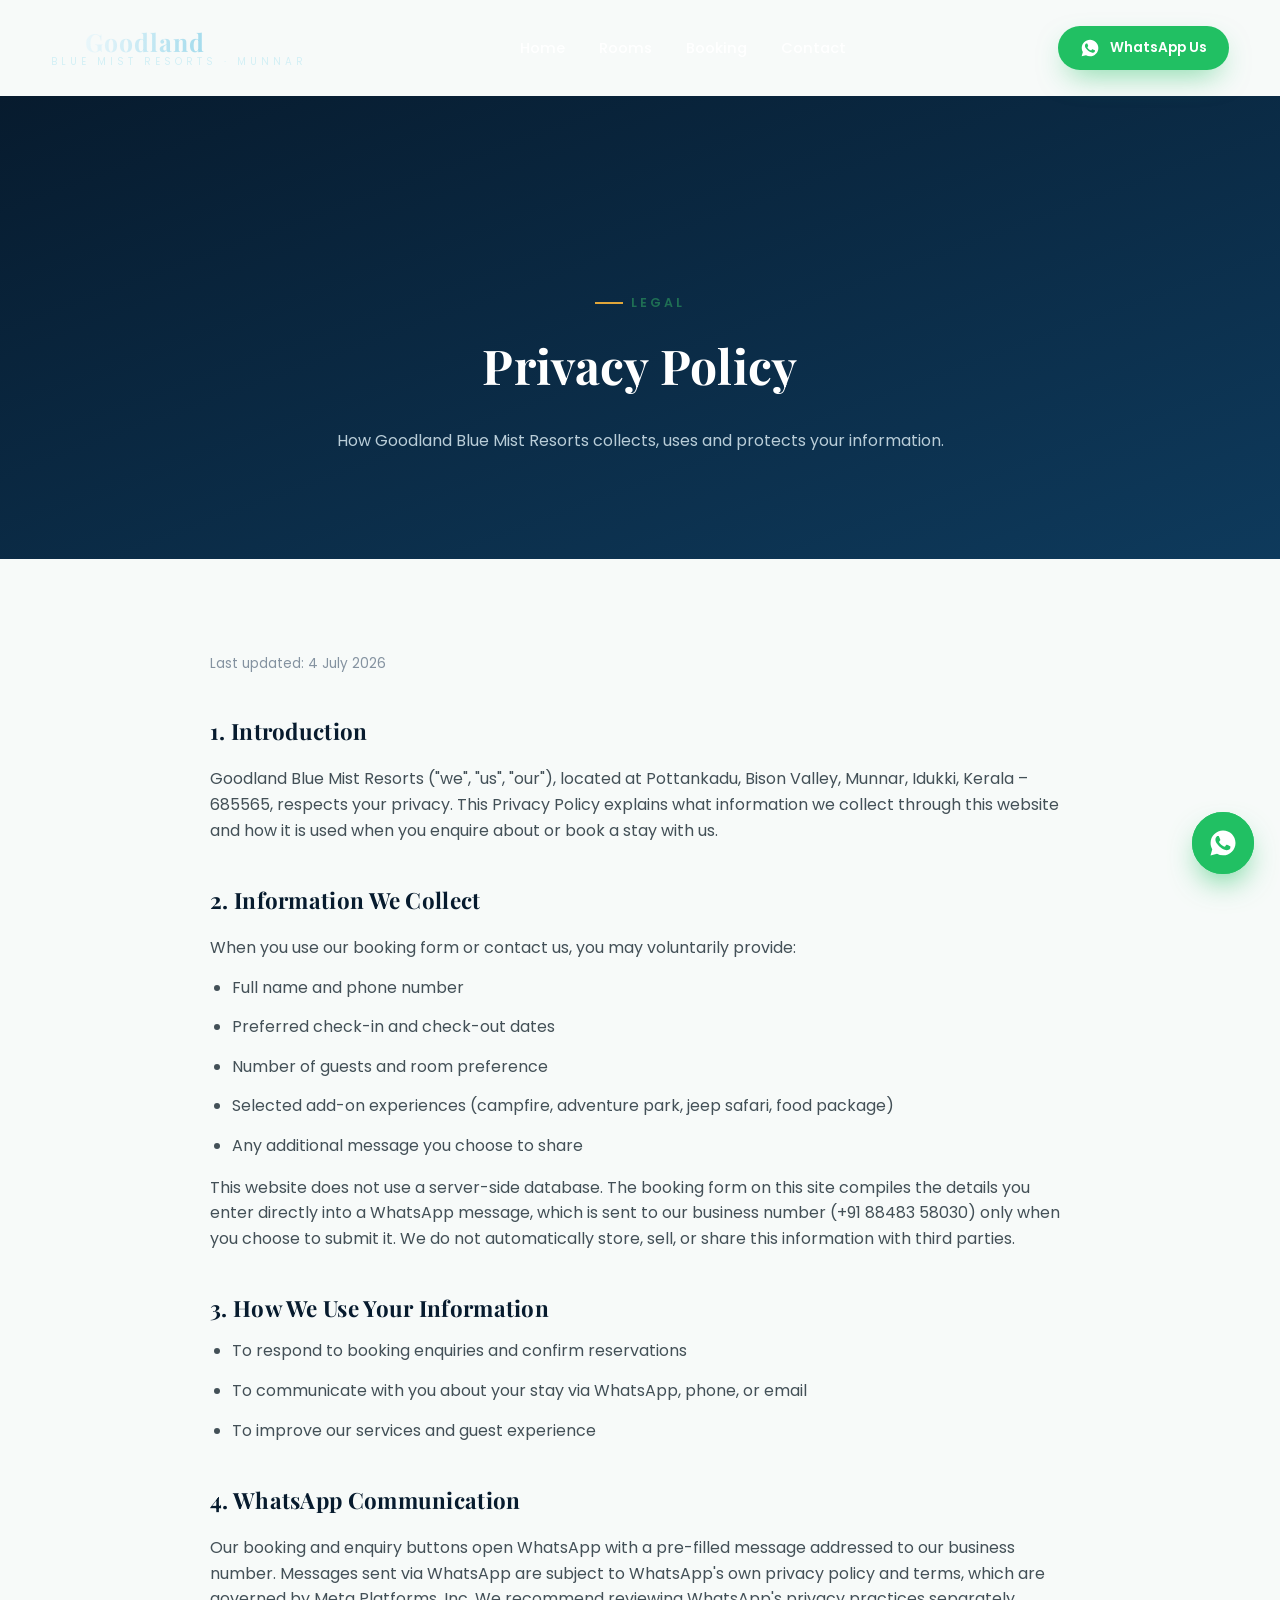
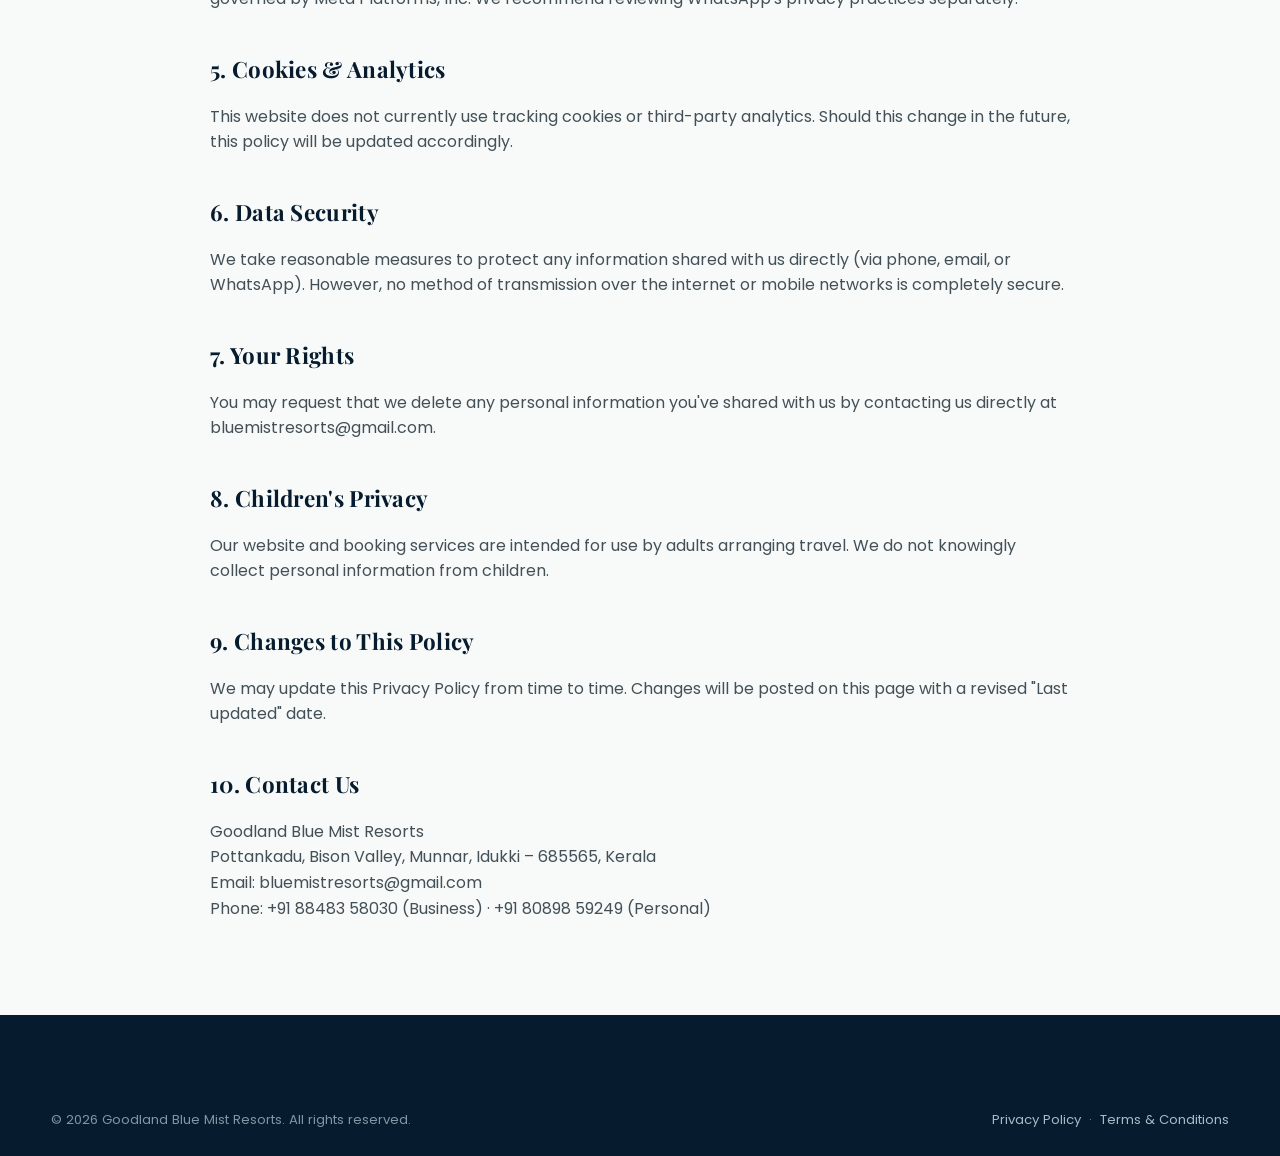
<file: privacy-policy.html>
<!doctype html>
<html lang="en">
<head>
<meta charset="UTF-8">
<meta name="viewport" content="width=device-width, initial-scale=1.0, viewport-fit=cover">
<title>Privacy Policy | Goodland Blue Mist Resorts</title>
<meta name="description" content="Privacy Policy for Goodland Blue Mist Resorts, Munnar.">
<meta name="theme-color" content="#071b2e">
<meta name="mobile-web-app-capable" content="yes">
<meta name="apple-mobile-web-app-capable" content="yes">
<meta name="apple-mobile-web-app-status-bar-style" content="black-translucent">
<link rel="manifest" href="manifest.json">
<link rel="apple-touch-icon" href="assets/icon.svg">
<link rel="icon" href="data:image/svg+xml,<svg xmlns=%22http://www.w3.org/2000/svg%22 viewBox=%220 0 100 100%22><text y=%22.9em%22 font-size=%2290%22>⛰️</text></svg>">
<link rel="preconnect" href="https://fonts.googleapis.com">
<link rel="preconnect" href="https://fonts.gstatic.com" crossorigin>
<link href="https://fonts.googleapis.com/css2?family=Playfair+Display:wght@600;700;800&family=Poppins:wght@300;400;500;600;700&display=swap" rel="stylesheet">
<link rel="stylesheet" href="assets/css/style.css">
</head>
<body>

<header class="scrolled" style="position:relative;">
  <div class="container nav-wrap">
    <a href="index.html" class="logo-text">
      <span class="logo-main">
        <svg class="cloud-icon" viewBox="0 0 24 24" fill="none" stroke="currentColor" stroke-width="1.6"><path d="M6.5 19a4.5 4.5 0 0 1-.5-8.98A5.5 5.5 0 0 1 16.9 8.02 4.5 4.5 0 0 1 17.5 17H6.5z"/></svg>
        Goodland
      </span>
      <span class="logo-sub">Blue Mist Resorts · Munnar</span>
    </a>
    <nav class="primary-nav">
      <ul>
        <li><a href="index.html#home">Home</a></li>
        <li><a href="index.html#rooms">Rooms</a></li>
        <li><a href="index.html#booking">Booking</a></li>
        <li><a href="index.html#contact">Contact</a></li>
      </ul>
    </nav>
    <div class="nav-actions">
      <a href="#" class="btn btn-whatsapp" data-wa-cta="Hi Goodland Blue Mist Resorts, I'd like to book a stay.">
        <svg viewBox="0 0 24 24" fill="currentColor"><path d="M12.04 2c-5.5 0-9.96 4.46-9.96 9.96 0 1.76.46 3.45 1.32 4.95L2 22l5.2-1.36a9.9 9.9 0 0 0 4.84 1.24h.01c5.5 0 9.96-4.46 9.96-9.96S17.54 2 12.04 2zm5.83 14.24c-.25.7-1.24 1.28-2.02 1.45-.54.11-1.24.2-3.6-.77-3.02-1.25-4.96-4.3-5.11-4.5-.15-.2-1.22-1.62-1.22-3.1s.77-2.2 1.05-2.5c.25-.28.55-.35.74-.35h.53c.17 0 .4-.06.62.48.25.6.85 2.08.92 2.23.07.15.12.33.02.53-.1.2-.15.32-.3.5-.15.17-.3.38-.44.5-.15.15-.3.3-.13.6.17.3.77 1.28 1.66 2.08 1.14 1.02 2.1 1.34 2.4 1.5.3.15.47.13.65-.08.17-.2.75-.87.95-1.17.2-.3.4-.25.66-.15.28.1 1.77.83 2.07.98.3.15.5.22.57.35.08.13.08.72-.17 1.42z"/></svg>
        WhatsApp Us
      </a>
    </div>
    <button class="burger" aria-label="Toggle menu"><span></span><span></span><span></span></button>
  </div>
</header>

<nav class="mobile-nav">
  <a href="index.html#home">Home</a>
  <a href="index.html#rooms">Rooms</a>
  <a href="index.html#booking">Booking</a>
  <a href="index.html#contact">Contact</a>
  <a href="#" class="btn btn-whatsapp" data-wa-cta="Hi Goodland Blue Mist Resorts, I'd like to book a stay.">WhatsApp Us</a>
</nav>

<section class="page-hero">
  <div class="container">
    <div class="eyebrow" style="justify-content:center;">Legal</div>
    <h1>Privacy Policy</h1>
    <p>How Goodland Blue Mist Resorts collects, uses and protects your information.</p>
  </div>
</section>

<section class="legal-content">
  <div class="container">
    <p class="updated">Last updated: 4 July 2026</p>

    <h2>1. Introduction</h2>
    <p>Goodland Blue Mist Resorts ("we", "us", "our"), located at Pottankadu, Bison Valley, Munnar, Idukki, Kerala – 685565, respects your privacy. This Privacy Policy explains what information we collect through this website and how it is used when you enquire about or book a stay with us.</p>

    <h2>2. Information We Collect</h2>
    <p>When you use our booking form or contact us, you may voluntarily provide:</p>
    <ul>
      <li>Full name and phone number</li>
      <li>Preferred check-in and check-out dates</li>
      <li>Number of guests and room preference</li>
      <li>Selected add-on experiences (campfire, adventure park, jeep safari, food package)</li>
      <li>Any additional message you choose to share</li>
    </ul>
    <p>This website does not use a server-side database. The booking form on this site compiles the details you enter directly into a WhatsApp message, which is sent to our business number (+91 88483 58030) only when you choose to submit it. We do not automatically store, sell, or share this information with third parties.</p>

    <h2>3. How We Use Your Information</h2>
    <ul>
      <li>To respond to booking enquiries and confirm reservations</li>
      <li>To communicate with you about your stay via WhatsApp, phone, or email</li>
      <li>To improve our services and guest experience</li>
    </ul>

    <h2>4. WhatsApp Communication</h2>
    <p>Our booking and enquiry buttons open WhatsApp with a pre-filled message addressed to our business number. Messages sent via WhatsApp are subject to WhatsApp's own privacy policy and terms, which are governed by Meta Platforms, Inc. We recommend reviewing WhatsApp's privacy practices separately.</p>

    <h2>5. Cookies & Analytics</h2>
    <p>This website does not currently use tracking cookies or third-party analytics. Should this change in the future, this policy will be updated accordingly.</p>

    <h2>6. Data Security</h2>
    <p>We take reasonable measures to protect any information shared with us directly (via phone, email, or WhatsApp). However, no method of transmission over the internet or mobile networks is completely secure.</p>

    <h2>7. Your Rights</h2>
    <p>You may request that we delete any personal information you've shared with us by contacting us directly at <a href="mailto:bluemistresorts@gmail.com">bluemistresorts@gmail.com</a>.</p>

    <h2>8. Children's Privacy</h2>
    <p>Our website and booking services are intended for use by adults arranging travel. We do not knowingly collect personal information from children.</p>

    <h2>9. Changes to This Policy</h2>
    <p>We may update this Privacy Policy from time to time. Changes will be posted on this page with a revised "Last updated" date.</p>

    <h2>10. Contact Us</h2>
    <p>
      Goodland Blue Mist Resorts<br>
      Pottankadu, Bison Valley, Munnar, Idukki – 685565, Kerala<br>
      Email: <a href="mailto:bluemistresorts@gmail.com">bluemistresorts@gmail.com</a><br>
      Phone: <a href="tel:+918848358030">+91 88483 58030</a> (Business) · <a href="tel:+918089859249">+91 80898 59249</a> (Personal)
    </p>
  </div>
</section>

<footer>
  <div class="container">
    <div class="footer-bottom">
      <span>&copy; <span id="year"></span> Goodland Blue Mist Resorts. All rights reserved.</span>
      <span><a href="privacy-policy.html">Privacy Policy</a> &nbsp;·&nbsp; <a href="terms.html">Terms &amp; Conditions</a></span>
    </div>
  </div>
</footer>

<nav class="app-tabbar">
  <ul>
    <li><a href="index.html#home" class="tab-link"><svg viewBox="0 0 24 24" fill="none" stroke="currentColor" stroke-linecap="round" stroke-linejoin="round"><path d="M3 11.5 12 4l9 7.5"/><path d="M5 10v9a1 1 0 0 0 1 1h4v-6h4v6h4a1 1 0 0 0 1-1v-9"/></svg>Home</a></li>
    <li><a href="index.html#rooms" class="tab-link"><svg viewBox="0 0 24 24" fill="none" stroke="currentColor" stroke-linecap="round" stroke-linejoin="round"><path d="M3 18v-6a2 2 0 0 1 2-2h14a2 2 0 0 1 2 2v6M3 18h18M5 10V7a2 2 0 0 1 2-2h3a2 2 0 0 1 2 2v3"/></svg>Rooms</a></li>
    <li><a href="index.html#booking" class="tab-link tab-main"><span class="tab-fab"><svg viewBox="0 0 24 24" fill="none" stroke="currentColor" stroke-linecap="round" stroke-linejoin="round"><rect x="3" y="5" width="18" height="16" rx="2"/><path d="M16 3v4M8 3v4M3 10h18"/></svg></span>Book</a></li>
    <li><a href="#" class="tab-link" data-wa-cta="Hi Goodland Blue Mist Resorts, I'd like to book a stay."><svg viewBox="0 0 24 24" fill="currentColor" stroke="none"><path d="M12.04 2c-5.5 0-9.96 4.46-9.96 9.96 0 1.76.46 3.45 1.32 4.95L2 22l5.2-1.36a9.9 9.9 0 0 0 4.84 1.24h.01c5.5 0 9.96-4.46 9.96-9.96S17.54 2 12.04 2zm5.83 14.24c-.25.7-1.24 1.28-2.02 1.45-.54.11-1.24.2-3.6-.77-3.02-1.25-4.96-4.3-5.11-4.5-.15-.2-1.22-1.62-1.22-3.1s.77-2.2 1.05-2.5c.25-.28.55-.35.74-.35h.53c.17 0 .4-.06.62.48.25.6.85 2.08.92 2.23.07.15.12.33.02.53-.1.2-.15.32-.3.5-.15.17-.3.38-.44.5-.15.15-.3.3-.13.6.17.3.77 1.28 1.66 2.08 1.14 1.02 2.1 1.34 2.4 1.5.3.15.47.13.65-.08.17-.2.75-.87.95-1.17.2-.3.4-.25.66-.15.28.1 1.77.83 2.07.98.3.15.5.22.57.35.08.13.08.72-.17 1.42z"/></svg>WhatsApp</a></li>
    <li><a href="#" class="tab-link tab-menu-btn"><svg viewBox="0 0 24 24" fill="none" stroke="currentColor" stroke-linecap="round" stroke-linejoin="round"><path d="M4 7h16M4 12h16M4 17h16"/></svg>Menu</a></li>
  </ul>
</nav>

<a href="#" class="wa-float" data-wa-cta="Hi Goodland Blue Mist Resorts, I'd like to book a stay." aria-label="Chat on WhatsApp">
  <svg viewBox="0 0 24 24" fill="currentColor"><path d="M12.04 2c-5.5 0-9.96 4.46-9.96 9.96 0 1.76.46 3.45 1.32 4.95L2 22l5.2-1.36a9.9 9.9 0 0 0 4.84 1.24h.01c5.5 0 9.96-4.46 9.96-9.96S17.54 2 12.04 2zm5.83 14.24c-.25.7-1.24 1.28-2.02 1.45-.54.11-1.24.2-3.6-.77-3.02-1.25-4.96-4.3-5.11-4.5-.15-.2-1.22-1.62-1.22-3.1s.77-2.2 1.05-2.5c.25-.28.55-.35.74-.35h.53c.17 0 .4-.06.62.48.25.6.85 2.08.92 2.23.07.15.12.33.02.53-.1.2-.15.32-.3.5-.15.17-.3.38-.44.5-.15.15-.3.3-.13.6.17.3.77 1.28 1.66 2.08 1.14 1.02 2.1 1.34 2.4 1.5.3.15.47.13.65-.08.17-.2.75-.87.95-1.17.2-.3.4-.25.66-.15.28.1 1.77.83 2.07.98.3.15.5.22.57.35.08.13.08.72-.17 1.42z"/></svg>
</a>

<script src="assets/js/main.js"></script>
</body>
</html>
</file>
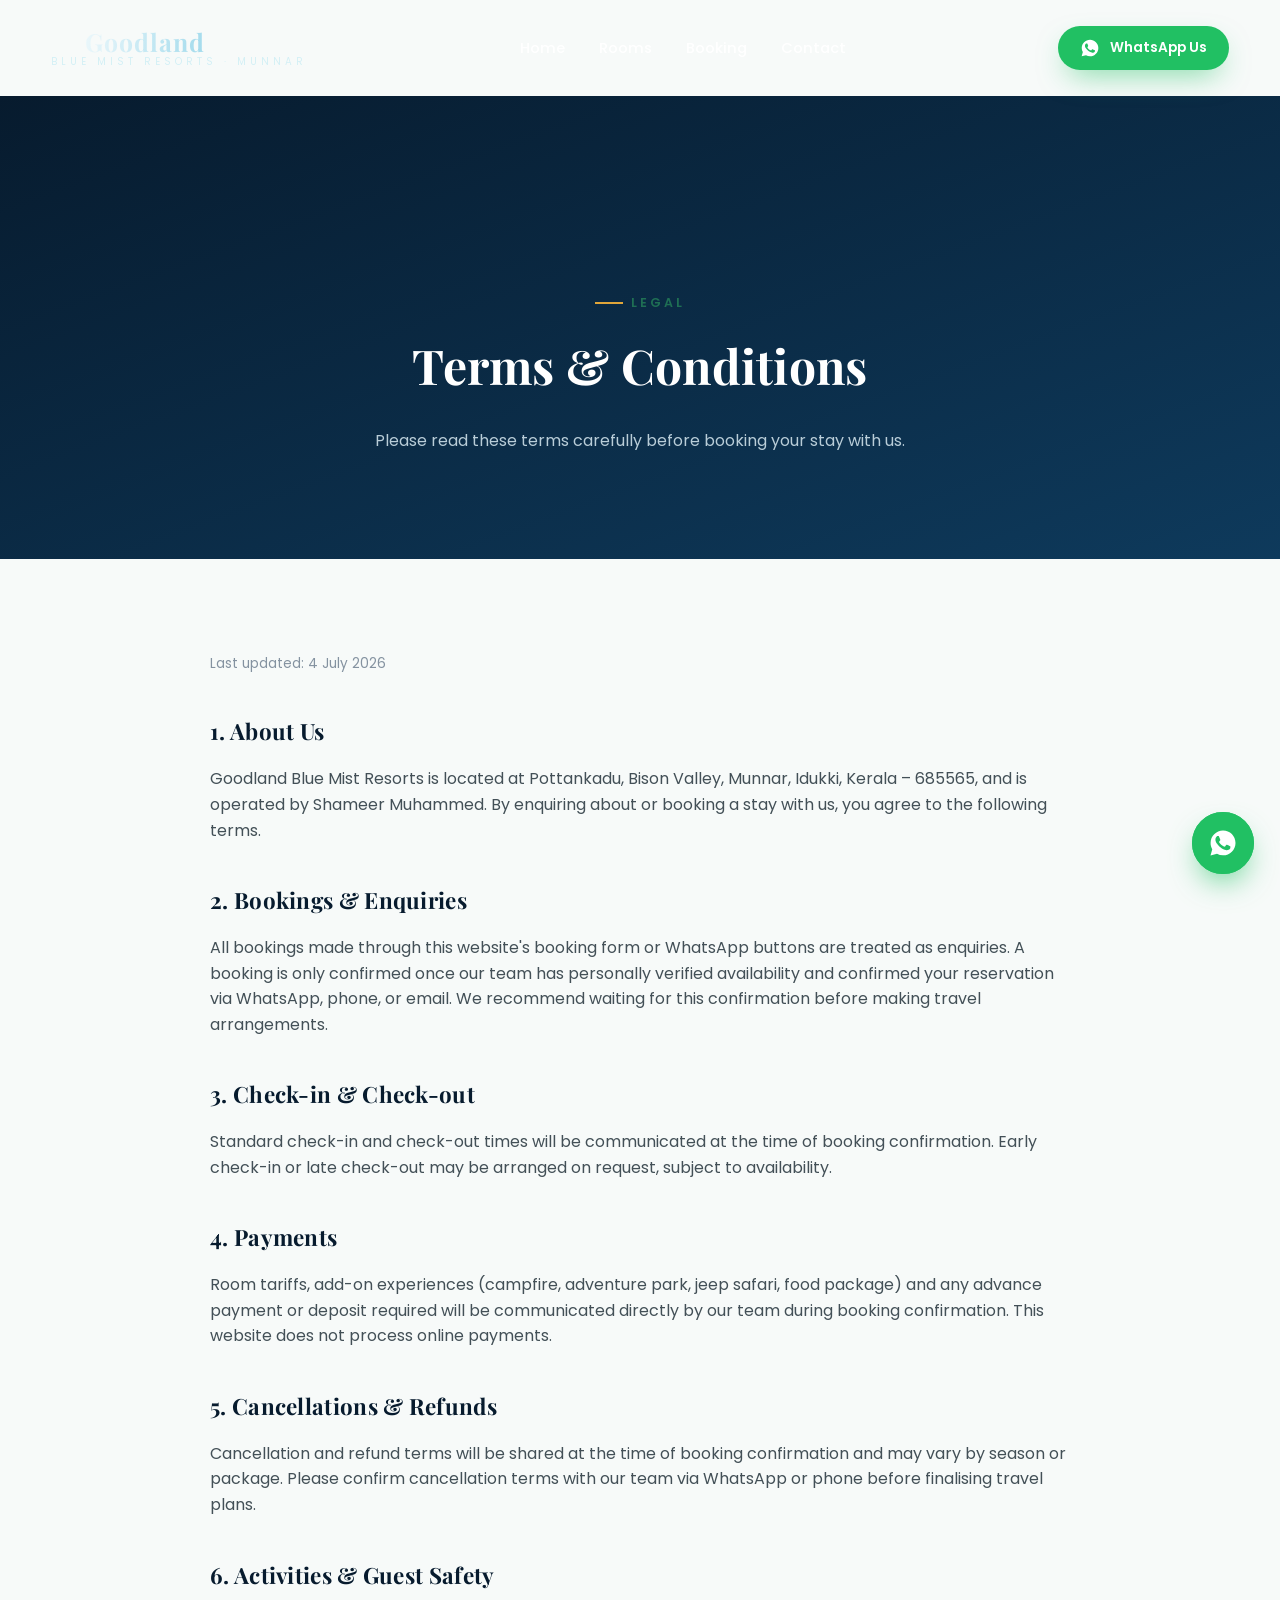
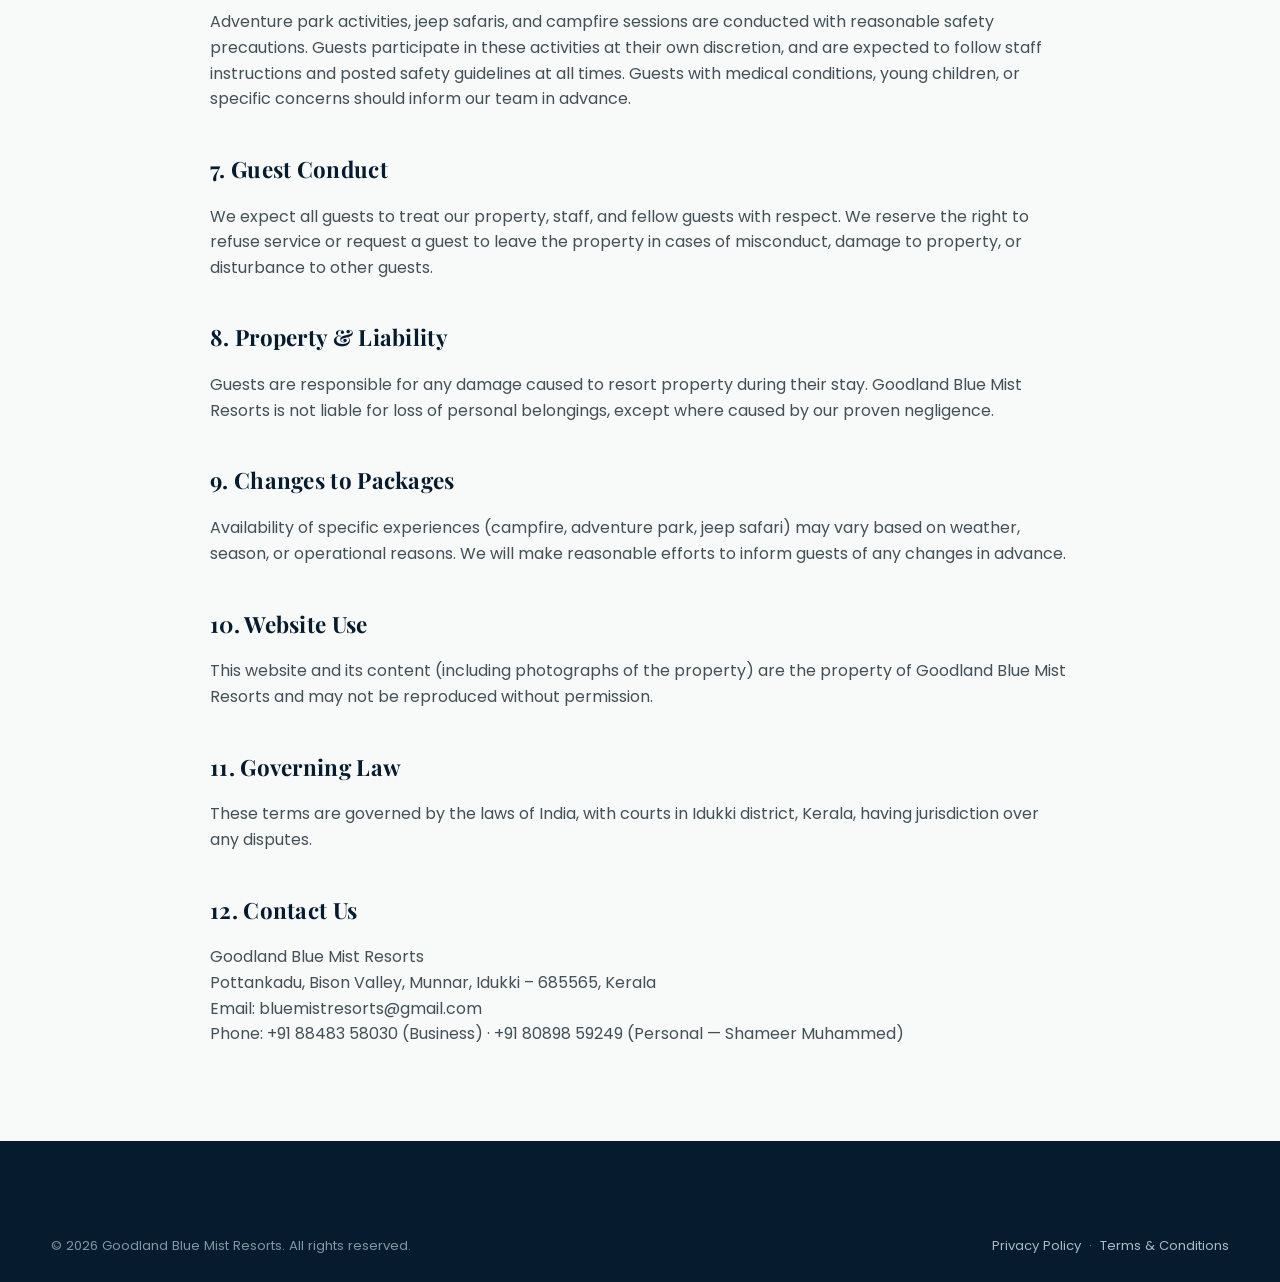
<file: terms.html>
<!doctype html>
<html lang="en">
<head>
<meta charset="UTF-8">
<meta name="viewport" content="width=device-width, initial-scale=1.0, viewport-fit=cover">
<title>Terms & Conditions | Goodland Blue Mist Resorts</title>
<meta name="description" content="Terms and Conditions for Goodland Blue Mist Resorts, Munnar.">
<meta name="theme-color" content="#071b2e">
<meta name="mobile-web-app-capable" content="yes">
<meta name="apple-mobile-web-app-capable" content="yes">
<meta name="apple-mobile-web-app-status-bar-style" content="black-translucent">
<link rel="manifest" href="manifest.json">
<link rel="apple-touch-icon" href="assets/icon.svg">
<link rel="icon" href="data:image/svg+xml,<svg xmlns=%22http://www.w3.org/2000/svg%22 viewBox=%220 0 100 100%22><text y=%22.9em%22 font-size=%2290%22>⛰️</text></svg>">
<link rel="preconnect" href="https://fonts.googleapis.com">
<link rel="preconnect" href="https://fonts.gstatic.com" crossorigin>
<link href="https://fonts.googleapis.com/css2?family=Playfair+Display:wght@600;700;800&family=Poppins:wght@300;400;500;600;700&display=swap" rel="stylesheet">
<link rel="stylesheet" href="assets/css/style.css">
</head>
<body>

<header class="scrolled" style="position:relative;">
  <div class="container nav-wrap">
    <a href="index.html" class="logo-text">
      <span class="logo-main">
        <svg class="cloud-icon" viewBox="0 0 24 24" fill="none" stroke="currentColor" stroke-width="1.6"><path d="M6.5 19a4.5 4.5 0 0 1-.5-8.98A5.5 5.5 0 0 1 16.9 8.02 4.5 4.5 0 0 1 17.5 17H6.5z"/></svg>
        Goodland
      </span>
      <span class="logo-sub">Blue Mist Resorts · Munnar</span>
    </a>
    <nav class="primary-nav">
      <ul>
        <li><a href="index.html#home">Home</a></li>
        <li><a href="index.html#rooms">Rooms</a></li>
        <li><a href="index.html#booking">Booking</a></li>
        <li><a href="index.html#contact">Contact</a></li>
      </ul>
    </nav>
    <div class="nav-actions">
      <a href="#" class="btn btn-whatsapp" data-wa-cta="Hi Goodland Blue Mist Resorts, I'd like to book a stay.">
        <svg viewBox="0 0 24 24" fill="currentColor"><path d="M12.04 2c-5.5 0-9.96 4.46-9.96 9.96 0 1.76.46 3.45 1.32 4.95L2 22l5.2-1.36a9.9 9.9 0 0 0 4.84 1.24h.01c5.5 0 9.96-4.46 9.96-9.96S17.54 2 12.04 2zm5.83 14.24c-.25.7-1.24 1.28-2.02 1.45-.54.11-1.24.2-3.6-.77-3.02-1.25-4.96-4.3-5.11-4.5-.15-.2-1.22-1.62-1.22-3.1s.77-2.2 1.05-2.5c.25-.28.55-.35.74-.35h.53c.17 0 .4-.06.62.48.25.6.85 2.08.92 2.23.07.15.12.33.02.53-.1.2-.15.32-.3.5-.15.17-.3.38-.44.5-.15.15-.3.3-.13.6.17.3.77 1.28 1.66 2.08 1.14 1.02 2.1 1.34 2.4 1.5.3.15.47.13.65-.08.17-.2.75-.87.95-1.17.2-.3.4-.25.66-.15.28.1 1.77.83 2.07.98.3.15.5.22.57.35.08.13.08.72-.17 1.42z"/></svg>
        WhatsApp Us
      </a>
    </div>
    <button class="burger" aria-label="Toggle menu"><span></span><span></span><span></span></button>
  </div>
</header>

<nav class="mobile-nav">
  <a href="index.html#home">Home</a>
  <a href="index.html#rooms">Rooms</a>
  <a href="index.html#booking">Booking</a>
  <a href="index.html#contact">Contact</a>
  <a href="#" class="btn btn-whatsapp" data-wa-cta="Hi Goodland Blue Mist Resorts, I'd like to book a stay.">WhatsApp Us</a>
</nav>

<section class="page-hero">
  <div class="container">
    <div class="eyebrow" style="justify-content:center;">Legal</div>
    <h1>Terms &amp; Conditions</h1>
    <p>Please read these terms carefully before booking your stay with us.</p>
  </div>
</section>

<section class="legal-content">
  <div class="container">
    <p class="updated">Last updated: 4 July 2026</p>

    <h2>1. About Us</h2>
    <p>Goodland Blue Mist Resorts is located at Pottankadu, Bison Valley, Munnar, Idukki, Kerala – 685565, and is operated by Shameer Muhammed. By enquiring about or booking a stay with us, you agree to the following terms.</p>

    <h2>2. Bookings & Enquiries</h2>
    <p>All bookings made through this website's booking form or WhatsApp buttons are treated as enquiries. A booking is only confirmed once our team has personally verified availability and confirmed your reservation via WhatsApp, phone, or email. We recommend waiting for this confirmation before making travel arrangements.</p>

    <h2>3. Check-in & Check-out</h2>
    <p>Standard check-in and check-out times will be communicated at the time of booking confirmation. Early check-in or late check-out may be arranged on request, subject to availability.</p>

    <h2>4. Payments</h2>
    <p>Room tariffs, add-on experiences (campfire, adventure park, jeep safari, food package) and any advance payment or deposit required will be communicated directly by our team during booking confirmation. This website does not process online payments.</p>

    <h2>5. Cancellations & Refunds</h2>
    <p>Cancellation and refund terms will be shared at the time of booking confirmation and may vary by season or package. Please confirm cancellation terms with our team via WhatsApp or phone before finalising travel plans.</p>

    <h2>6. Activities & Guest Safety</h2>
    <p>Adventure park activities, jeep safaris, and campfire sessions are conducted with reasonable safety precautions. Guests participate in these activities at their own discretion, and are expected to follow staff instructions and posted safety guidelines at all times. Guests with medical conditions, young children, or specific concerns should inform our team in advance.</p>

    <h2>7. Guest Conduct</h2>
    <p>We expect all guests to treat our property, staff, and fellow guests with respect. We reserve the right to refuse service or request a guest to leave the property in cases of misconduct, damage to property, or disturbance to other guests.</p>

    <h2>8. Property & Liability</h2>
    <p>Guests are responsible for any damage caused to resort property during their stay. Goodland Blue Mist Resorts is not liable for loss of personal belongings, except where caused by our proven negligence.</p>

    <h2>9. Changes to Packages</h2>
    <p>Availability of specific experiences (campfire, adventure park, jeep safari) may vary based on weather, season, or operational reasons. We will make reasonable efforts to inform guests of any changes in advance.</p>

    <h2>10. Website Use</h2>
    <p>This website and its content (including photographs of the property) are the property of Goodland Blue Mist Resorts and may not be reproduced without permission.</p>

    <h2>11. Governing Law</h2>
    <p>These terms are governed by the laws of India, with courts in Idukki district, Kerala, having jurisdiction over any disputes.</p>

    <h2>12. Contact Us</h2>
    <p>
      Goodland Blue Mist Resorts<br>
      Pottankadu, Bison Valley, Munnar, Idukki – 685565, Kerala<br>
      Email: <a href="mailto:bluemistresorts@gmail.com">bluemistresorts@gmail.com</a><br>
      Phone: <a href="tel:+918848358030">+91 88483 58030</a> (Business) · <a href="tel:+918089859249">+91 80898 59249</a> (Personal — Shameer Muhammed)
    </p>
  </div>
</section>

<footer>
  <div class="container">
    <div class="footer-bottom">
      <span>&copy; <span id="year"></span> Goodland Blue Mist Resorts. All rights reserved.</span>
      <span><a href="privacy-policy.html">Privacy Policy</a> &nbsp;·&nbsp; <a href="terms.html">Terms &amp; Conditions</a></span>
    </div>
  </div>
</footer>

<nav class="app-tabbar">
  <ul>
    <li><a href="index.html#home" class="tab-link"><svg viewBox="0 0 24 24" fill="none" stroke="currentColor" stroke-linecap="round" stroke-linejoin="round"><path d="M3 11.5 12 4l9 7.5"/><path d="M5 10v9a1 1 0 0 0 1 1h4v-6h4v6h4a1 1 0 0 0 1-1v-9"/></svg>Home</a></li>
    <li><a href="index.html#rooms" class="tab-link"><svg viewBox="0 0 24 24" fill="none" stroke="currentColor" stroke-linecap="round" stroke-linejoin="round"><path d="M3 18v-6a2 2 0 0 1 2-2h14a2 2 0 0 1 2 2v6M3 18h18M5 10V7a2 2 0 0 1 2-2h3a2 2 0 0 1 2 2v3"/></svg>Rooms</a></li>
    <li><a href="index.html#booking" class="tab-link tab-main"><span class="tab-fab"><svg viewBox="0 0 24 24" fill="none" stroke="currentColor" stroke-linecap="round" stroke-linejoin="round"><rect x="3" y="5" width="18" height="16" rx="2"/><path d="M16 3v4M8 3v4M3 10h18"/></svg></span>Book</a></li>
    <li><a href="#" class="tab-link" data-wa-cta="Hi Goodland Blue Mist Resorts, I'd like to book a stay."><svg viewBox="0 0 24 24" fill="currentColor" stroke="none"><path d="M12.04 2c-5.5 0-9.96 4.46-9.96 9.96 0 1.76.46 3.45 1.32 4.95L2 22l5.2-1.36a9.9 9.9 0 0 0 4.84 1.24h.01c5.5 0 9.96-4.46 9.96-9.96S17.54 2 12.04 2zm5.83 14.24c-.25.7-1.24 1.28-2.02 1.45-.54.11-1.24.2-3.6-.77-3.02-1.25-4.96-4.3-5.11-4.5-.15-.2-1.22-1.62-1.22-3.1s.77-2.2 1.05-2.5c.25-.28.55-.35.74-.35h.53c.17 0 .4-.06.62.48.25.6.85 2.08.92 2.23.07.15.12.33.02.53-.1.2-.15.32-.3.5-.15.17-.3.38-.44.5-.15.15-.3.3-.13.6.17.3.77 1.28 1.66 2.08 1.14 1.02 2.1 1.34 2.4 1.5.3.15.47.13.65-.08.17-.2.75-.87.95-1.17.2-.3.4-.25.66-.15.28.1 1.77.83 2.07.98.3.15.5.22.57.35.08.13.08.72-.17 1.42z"/></svg>WhatsApp</a></li>
    <li><a href="#" class="tab-link tab-menu-btn"><svg viewBox="0 0 24 24" fill="none" stroke="currentColor" stroke-linecap="round" stroke-linejoin="round"><path d="M4 7h16M4 12h16M4 17h16"/></svg>Menu</a></li>
  </ul>
</nav>

<a href="#" class="wa-float" data-wa-cta="Hi Goodland Blue Mist Resorts, I'd like to book a stay." aria-label="Chat on WhatsApp">
  <svg viewBox="0 0 24 24" fill="currentColor"><path d="M12.04 2c-5.5 0-9.96 4.46-9.96 9.96 0 1.76.46 3.45 1.32 4.95L2 22l5.2-1.36a9.9 9.9 0 0 0 4.84 1.24h.01c5.5 0 9.96-4.46 9.96-9.96S17.54 2 12.04 2zm5.83 14.24c-.25.7-1.24 1.28-2.02 1.45-.54.11-1.24.2-3.6-.77-3.02-1.25-4.96-4.3-5.11-4.5-.15-.2-1.22-1.62-1.22-3.1s.77-2.2 1.05-2.5c.25-.28.55-.35.74-.35h.53c.17 0 .4-.06.62.48.25.6.85 2.08.92 2.23.07.15.12.33.02.53-.1.2-.15.32-.3.5-.15.17-.3.38-.44.5-.15.15-.3.3-.13.6.17.3.77 1.28 1.66 2.08 1.14 1.02 2.1 1.34 2.4 1.5.3.15.47.13.65-.08.17-.2.75-.87.95-1.17.2-.3.4-.25.66-.15.28.1 1.77.83 2.07.98.3.15.5.22.57.35.08.13.08.72-.17 1.42z"/></svg>
</a>

<script src="assets/js/main.js"></script>
</body>
</html>
</file>
<file: assets/css/style.css>
/* ============================================================
   Goodland Blue Mist Resorts — main stylesheet
   ============================================================ */

:root {
  --deep: #071b2e;
  --deep-2: #0e3a5c;
  --mist: #8fd3e8;
  --mist-soft: #cdeef5;
  --gold: #e0a63a;
  --gold-soft: #f3cd82;
  --forest: #1f6f54;
  --ink: #10222f;
  --paper: #f7faf9;
  --paper-2: #eef4f3;
  --white: #ffffff;
  --shadow: 0 20px 50px -20px rgba(7, 27, 46, 0.35);
  --radius: 18px;
  --ease: cubic-bezier(.2,.7,.2,1);
  --wa-number: 918848358030;
}

* { box-sizing: border-box; }
html { scroll-behavior: smooth; }

body {
  margin: 0;
  font-family: 'Poppins', 'Segoe UI', system-ui, -apple-system, sans-serif;
  color: var(--ink);
  background: var(--paper);
  overflow-x: hidden;
  line-height: 1.6;
  -webkit-tap-highlight-color: transparent;
  overscroll-behavior-y: contain;
}

/* App-like tap feedback everywhere touch is primary */
@media (hover: none) {
  a, button, .exp-card, .gallery-grid figure, .checkbox-item, .amenity-chip {
    transition: transform .18s var(--ease), opacity .18s var(--ease), box-shadow .18s var(--ease);
  }
  a:active, button:active { transform: scale(.96); }
  .exp-card:active, .gallery-grid figure:active { transform: scale(.98); }
}

h1, h2, h3, h4 {
  font-family: 'Playfair Display', Georgia, 'Times New Roman', serif;
  margin: 0 0 .5em;
  color: var(--deep);
  letter-spacing: .3px;
}

a { text-decoration: none; color: inherit; }
ul { margin: 0; padding: 0; list-style: none; }
img { max-width: 100%; display: block; }
button { font-family: inherit; cursor: pointer; }

.container {
  width: min(1180px, 92%);
  margin: 0 auto;
}

.section {
  padding: 110px 0;
  position: relative;
}
.section-alt { background: var(--paper-2); }
.section-dark {
  background: linear-gradient(180deg, var(--deep) 0%, #0a2942 100%);
  color: #dbe9f2;
}
.section-dark h2, .section-dark h3 { color: #fff; }

.eyebrow {
  display: inline-flex;
  align-items: center;
  gap: 8px;
  font-size: .78rem;
  font-weight: 600;
  letter-spacing: 3px;
  text-transform: uppercase;
  color: var(--forest);
  margin-bottom: 14px;
}
.eyebrow::before {
  content: "";
  width: 28px;
  height: 2px;
  background: var(--gold);
  display: inline-block;
}
.section-dark .eyebrow { color: var(--mist); }

.section-head {
  max-width: 640px;
  margin: 0 auto 60px;
  text-align: center;
}
.section-head h2 { font-size: clamp(1.9rem, 3.4vw, 2.7rem); }
.section-head p { color: #4a5b62; font-size: 1.05rem; }
.section-dark .section-head p { color: #b9cdd8; }

/* ---------------- Buttons ---------------- */
.btn {
  display: inline-flex;
  align-items: center;
  gap: 10px;
  padding: 15px 30px;
  border-radius: 100px;
  font-weight: 600;
  font-size: .95rem;
  border: none;
  transition: transform .35s var(--ease), box-shadow .35s var(--ease), background .35s;
  white-space: nowrap;
}
.btn-gold {
  background: linear-gradient(135deg, var(--gold-soft), var(--gold));
  color: var(--deep);
  box-shadow: 0 12px 30px -10px rgba(224, 166, 58, .7);
}
.btn-gold:hover { transform: translateY(-3px) scale(1.02); box-shadow: 0 18px 36px -12px rgba(224, 166, 58, .85); }

.btn-whatsapp {
  background: #21c063;
  color: #fff;
  box-shadow: 0 12px 30px -10px rgba(33, 192, 99, .65);
}
.btn-whatsapp:hover { transform: translateY(-3px) scale(1.02); box-shadow: 0 18px 36px -12px rgba(33, 192, 99, .8); }

.btn-outline {
  background: transparent;
  color: inherit;
  border: 1.5px solid rgba(255,255,255,.6);
}
.btn-outline:hover { background: rgba(255,255,255,.12); transform: translateY(-3px); }

.btn-outline-dark {
  border: 1.5px solid rgba(7,27,46,.25);
  color: var(--deep);
}
.btn-outline-dark:hover { background: rgba(7,27,46,.06); transform: translateY(-3px); }

.btn-block { width: 100%; justify-content: center; }
.btn svg { width: 20px; height: 20px; flex-shrink: 0; }

/* ---------------- Mist decoration ---------------- */
.mist-layer {
  position: absolute;
  inset: 0;
  overflow: hidden;
  pointer-events: none;
  z-index: 0;
}
.mist-blob {
  position: absolute;
  border-radius: 50%;
  filter: blur(60px);
  opacity: .55;
  background: radial-gradient(circle at 30% 30%, rgba(143,211,232,.9), rgba(143,211,232,0) 70%);
  animation: driftMist 22s ease-in-out infinite;
}
.mist-blob.b2 { animation-duration: 28s; animation-delay: -6s; background: radial-gradient(circle at 30% 30%, rgba(224,166,58,.5), rgba(224,166,58,0) 70%); }
.mist-blob.b3 { animation-duration: 34s; animation-delay: -12s; }

@keyframes driftMist {
  0%   { transform: translate(0, 0) scale(1); }
  33%  { transform: translate(4%, -6%) scale(1.08); }
  66%  { transform: translate(-5%, 4%) scale(.96); }
  100% { transform: translate(0, 0) scale(1); }
}

/* ---------------- Preloader ---------------- */
#preloader {
  position: fixed;
  inset: 0;
  z-index: 9999;
  background: var(--deep);
  display: flex;
  align-items: center;
  justify-content: center;
  transition: opacity .6s ease, visibility .6s ease;
}
#preloader.hide { opacity: 0; visibility: hidden; }
.preloader-logo {
  font-family: 'Playfair Display', serif;
  font-size: 1.6rem;
  color: #fff;
  letter-spacing: 2px;
  display: flex;
  flex-direction: column;
  align-items: center;
  gap: 14px;
}
.preloader-ring {
  width: 46px; height: 46px;
  border-radius: 50%;
  border: 3px solid rgba(143,211,232,.25);
  border-top-color: var(--mist);
  animation: spin 1s linear infinite;
}
@keyframes spin { to { transform: rotate(360deg); } }

/* ---------------- Header ---------------- */
header {
  position: fixed;
  top: 0; left: 0; right: 0;
  z-index: 1000;
  padding: calc(26px + env(safe-area-inset-top)) 0 26px;
  transition: background .4s var(--ease), padding .4s var(--ease), box-shadow .4s var(--ease);
}
header.scrolled {
  background: rgba(7, 27, 46, .92);
  backdrop-filter: blur(10px);
  padding: calc(14px + env(safe-area-inset-top)) 0 14px;
  box-shadow: 0 8px 30px -14px rgba(0,0,0,.5);
}
.nav-wrap {
  display: flex;
  align-items: center;
  justify-content: space-between;
  gap: 20px;
}

.logo-text {
  display: flex;
  flex-direction: column;
  line-height: 1.05;
}
.logo-main {
  font-family: 'Playfair Display', serif;
  font-weight: 700;
  font-size: 1.55rem;
  letter-spacing: 1px;
  background: linear-gradient(100deg, #fff 0%, var(--mist) 25%, var(--gold-soft) 50%, var(--mist) 75%, #fff 100%);
  background-size: 300% auto;
  -webkit-background-clip: text;
  background-clip: text;
  color: transparent;
  animation: shimmer 6s linear infinite;
  display: flex;
  align-items: center;
  gap: 8px;
}
.logo-main .cloud-icon {
  width: 26px; height: 26px;
  animation: floaty 4s ease-in-out infinite;
  flex-shrink: 0;
}
.logo-sub {
  font-size: .62rem;
  letter-spacing: 4px;
  text-transform: uppercase;
  color: var(--mist-soft);
  opacity: .85;
  margin-top: 2px;
}
@keyframes shimmer {
  0% { background-position: 0% 50%; }
  100% { background-position: 300% 50%; }
}
@keyframes floaty {
  0%, 100% { transform: translateY(0); }
  50% { transform: translateY(-5px); }
}

nav.primary-nav ul { display: flex; gap: 34px; align-items: center; }
nav.primary-nav a {
  color: #fff;
  font-size: .92rem;
  font-weight: 500;
  position: relative;
  padding: 6px 0;
}
nav.primary-nav a::after {
  content: "";
  position: absolute;
  left: 0; bottom: -2px;
  width: 0; height: 2px;
  background: var(--gold);
  transition: width .35s var(--ease);
}
nav.primary-nav a:hover::after, nav.primary-nav a.active::after { width: 100%; }

.nav-actions { display: flex; align-items: center; gap: 16px; }
.nav-actions .btn { padding: 11px 22px; font-size: .85rem; }

.burger {
  display: none;
  width: 34px; height: 24px;
  position: relative;
  background: none;
  border: none;
  z-index: 1200;
}
.burger span {
  position: absolute;
  left: 0; right: 0;
  height: 2px;
  background: #fff;
  border-radius: 2px;
  transition: transform .35s var(--ease), opacity .3s;
}
.burger span:nth-child(1) { top: 0; }
.burger span:nth-child(2) { top: 11px; }
.burger span:nth-child(3) { top: 22px; }
.burger.open span:nth-child(1) { transform: translateY(11px) rotate(45deg); }
.burger.open span:nth-child(2) { opacity: 0; }
.burger.open span:nth-child(3) { transform: translateY(-11px) rotate(-45deg); }

.mobile-nav {
  position: fixed;
  inset: 0;
  background: var(--deep);
  z-index: 1100;
  display: flex;
  flex-direction: column;
  align-items: center;
  justify-content: center;
  gap: 30px;
  padding: calc(20px + env(safe-area-inset-top)) 20px calc(90px + env(safe-area-inset-bottom));
  transform: translateY(-100%);
  transition: transform .5s var(--ease);
  overflow-y: auto;
}
.mobile-nav.open { transform: translateY(0); }
.mobile-nav a { color: #fff; font-size: 1.4rem; font-family: 'Playfair Display', serif; }
.mobile-nav .btn { margin-top: 10px; }

/* ---------------- Hero ---------------- */
.hero {
  position: relative;
  min-height: 100svh;
  display: flex;
  align-items: center;
  overflow: hidden;
  color: #fff;
}
.hero-slides {
  position: absolute; inset: 0;
  z-index: -2;
}
.hero-slide {
  position: absolute; inset: 0;
  background-size: cover;
  background-position: center;
  opacity: 0;
  transform: scale(1.12);
  transition: opacity 1.8s ease;
  animation: kenburns 16s ease-in-out infinite;
}
.hero-slide.active { opacity: 1; z-index: -1; }
@keyframes kenburns {
  0% { transform: scale(1.12) translate(0,0); }
  50% { transform: scale(1.22) translate(-1.5%, -1%); }
  100% { transform: scale(1.12) translate(0,0); }
}
.hero::before {
  content: "";
  position: absolute; inset: 0;
  background: linear-gradient(180deg, rgba(7,27,46,.55) 0%, rgba(7,27,46,.45) 45%, rgba(7,27,46,.92) 100%);
  z-index: -1;
}
.hero-mist-svg {
  position: absolute;
  bottom: -2px; left: 0; right: 0;
  z-index: -1;
  opacity: .9;
}
.hero-content {
  padding-top: 90px;
  text-align: center;
  margin: 0 auto;
  max-width: 820px;
}
.hero-badge {
  display: inline-flex;
  align-items: center;
  gap: 8px;
  background: rgba(255,255,255,.12);
  border: 1px solid rgba(255,255,255,.25);
  padding: 8px 18px;
  border-radius: 100px;
  font-size: .8rem;
  letter-spacing: 2px;
  text-transform: uppercase;
  backdrop-filter: blur(6px);
  margin-bottom: 26px;
  animation: fadeUp 1s var(--ease) both;
}
.hero-title {
  font-size: clamp(2.6rem, 6.4vw, 5rem);
  color: #fff;
  font-weight: 700;
  animation: fadeUp 1s .15s var(--ease) both;
}
.hero-title .accent {
  background: linear-gradient(100deg, var(--mist), var(--gold-soft), var(--mist));
  background-size: 300% auto;
  -webkit-background-clip: text;
  background-clip: text;
  color: transparent;
  animation: shimmer 7s linear infinite;
  display: block;
}
.hero-sub {
  font-size: clamp(1rem, 1.6vw, 1.25rem);
  color: #d9e8ee;
  max-width: 560px;
  margin: 22px auto 40px;
  animation: fadeUp 1s .3s var(--ease) both;
}
.hero-ctas {
  display: flex;
  gap: 18px;
  justify-content: center;
  flex-wrap: wrap;
  animation: fadeUp 1s .45s var(--ease) both;
}
.hero-scroll {
  position: absolute;
  bottom: 40px; left: 50%;
  transform: translateX(-50%);
  display: flex; flex-direction: column; align-items: center; gap: 8px;
  font-size: .72rem; letter-spacing: 3px; text-transform: uppercase;
  color: rgba(255,255,255,.75);
  animation: fadeUp 1s .6s var(--ease) both;
}
.hero-scroll .line { width: 1px; height: 40px; background: linear-gradient(180deg, rgba(255,255,255,.9), transparent); animation: scrollLine 2s ease-in-out infinite; }
@keyframes scrollLine { 0% { transform: scaleY(0); transform-origin: top; } 50% { transform: scaleY(1); transform-origin: top; } 51% { transform-origin: bottom; } 100% { transform: scaleY(0); transform-origin: bottom; } }

@keyframes fadeUp {
  from { opacity: 0; transform: translateY(26px); }
  to { opacity: 1; transform: translateY(0); }
}

/* stat strip */
.stats-strip {
  position: relative;
  z-index: 2;
  background: var(--white);
  box-shadow: var(--shadow);
  border-radius: var(--radius);
  margin-top: -70px;
  padding: 40px clamp(20px, 4vw, 60px);
  display: grid;
  grid-template-columns: repeat(4, 1fr);
  gap: 20px;
  text-align: center;
}
.stat h3 {
  font-size: clamp(1.7rem, 3vw, 2.4rem);
  color: var(--deep-2);
  margin-bottom: 4px;
}
.stat span { color: #5b6b72; font-size: .85rem; letter-spacing: .5px; }

/* ---------------- Reveal ---------------- */
.reveal { opacity: 0; transform: translateY(36px); transition: opacity .9s var(--ease), transform .9s var(--ease); }
.reveal.in { opacity: 1; transform: translateY(0); }
.reveal-scale { opacity: 0; transform: scale(.92); transition: opacity .8s var(--ease), transform .8s var(--ease); }
.reveal-scale.in { opacity: 1; transform: scale(1); }
.stagger.in > * { transition-delay: calc(var(--i, 0) * 90ms); }

/* ---------------- About ---------------- */
.about-grid {
  display: grid;
  grid-template-columns: 1.05fr 1fr;
  gap: 60px;
  align-items: center;
}
.about-media { position: relative; }
.about-media .frame-main { border-radius: var(--radius); overflow: hidden; box-shadow: var(--shadow); }
.about-media .frame-main img { transition: transform .8s var(--ease); }
.about-media:hover .frame-main img { transform: scale(1.06); }
.about-media .frame-float {
  position: absolute;
  width: 46%;
  bottom: -36px; right: -30px;
  border-radius: 14px;
  overflow: hidden;
  border: 6px solid var(--paper);
  box-shadow: var(--shadow);
  animation: floaty 6s ease-in-out infinite;
}
.about-text p { color: #435057; margin-bottom: 18px; }
.about-list { display: grid; gap: 14px; margin: 26px 0 32px; }
.about-list li { display: flex; align-items: center; gap: 12px; font-weight: 500; color: var(--deep-2); }
.about-list svg { width: 22px; height: 22px; color: var(--forest); flex-shrink: 0; }
.location-pill {
  display: inline-flex; align-items: center; gap: 10px;
  background: var(--paper-2); padding: 10px 18px; border-radius: 100px;
  font-size: .85rem; color: var(--deep-2); font-weight: 500; margin-bottom: 20px;
}
.location-pill svg { width: 18px; height: 18px; color: var(--gold); }

/* ---------------- Experiences ---------------- */
.exp-grid {
  display: grid;
  grid-template-columns: repeat(5, 1fr);
  gap: 22px;
}
.exp-card {
  background: var(--white);
  border-radius: var(--radius);
  padding: 34px 24px;
  text-align: center;
  box-shadow: 0 14px 34px -18px rgba(7,27,46,.18);
  transition: transform .45s var(--ease), box-shadow .45s var(--ease);
  position: relative;
  overflow: hidden;
}
.exp-card::before {
  content: "";
  position: absolute; inset: 0;
  background: linear-gradient(160deg, rgba(143,211,232,.12), rgba(224,166,58,.08));
  opacity: 0;
  transition: opacity .4s;
}
.exp-card:hover { transform: translateY(-10px); box-shadow: 0 26px 46px -18px rgba(7,27,46,.28); }
.exp-card:hover::before { opacity: 1; }
.exp-icon {
  width: 74px; height: 74px;
  margin: 0 auto 20px;
  border-radius: 50%;
  display: flex; align-items: center; justify-content: center;
  background: linear-gradient(135deg, var(--mist-soft), var(--paper-2));
  color: var(--deep-2);
  transition: transform .5s var(--ease), background .5s;
  position: relative;
  z-index: 1;
}
.exp-card:hover .exp-icon { transform: rotate(-8deg) scale(1.1); background: linear-gradient(135deg, var(--gold-soft), var(--mist-soft)); }
.exp-icon svg { width: 34px; height: 34px; }
.exp-card h3 { font-size: 1.1rem; position: relative; z-index: 1; }
.exp-card p { color: #5c6a70; font-size: .88rem; margin-bottom: 18px; position: relative; z-index: 1; }
.exp-link { font-size: .82rem; font-weight: 600; color: var(--forest); display: inline-flex; align-items: center; gap: 6px; position: relative; z-index: 1; }
.exp-link svg { width: 16px; height: 16px; transition: transform .3s; }
.exp-card:hover .exp-link svg { transform: translateX(4px); }

/* ---------------- Rooms ---------------- */
.room-tabs { display: flex; justify-content: center; gap: 10px; margin-bottom: 46px; flex-wrap: wrap; }
.room-tab {
  padding: 10px 22px; border-radius: 100px; border: 1.5px solid rgba(7,27,46,.15);
  background: transparent; font-weight: 600; font-size: .85rem; color: var(--deep-2);
  transition: all .35s var(--ease);
}
.room-tab.active, .room-tab:hover { background: var(--deep-2); color: #fff; border-color: var(--deep-2); }

.gallery-grid {
  display: grid;
  grid-template-columns: repeat(4, 1fr);
  grid-auto-rows: 190px;
  gap: 16px;
}
.gallery-grid figure {
  position: relative;
  overflow: hidden;
  border-radius: 14px;
  margin: 0;
  cursor: pointer;
  grid-column: span 1;
  grid-row: span 1;
}
.gallery-grid figure.wide { grid-column: span 2; }
.gallery-grid figure.tall { grid-row: span 2; }
.gallery-grid img {
  width: 100%; height: 100%; object-fit: cover;
  transition: transform .7s var(--ease), filter .5s;
}
.gallery-grid figure:hover img { transform: scale(1.1); }
.gallery-grid figcaption {
  position: absolute; left: 0; right: 0; bottom: 0;
  padding: 16px;
  background: linear-gradient(180deg, transparent, rgba(7,27,46,.85));
  color: #fff; font-size: .85rem; font-weight: 500;
  transform: translateY(100%);
  transition: transform .4s var(--ease);
}
.gallery-grid figure:hover figcaption { transform: translateY(0); }
.gallery-grid .zoom-hint {
  position: absolute; top: 14px; right: 14px;
  width: 34px; height: 34px; border-radius: 50%;
  background: rgba(255,255,255,.85);
  display: flex; align-items: center; justify-content: center;
  opacity: 0; transform: scale(.7);
  transition: all .35s var(--ease);
}
.gallery-grid figure:hover .zoom-hint { opacity: 1; transform: scale(1); }
.gallery-grid .zoom-hint svg { width: 16px; height: 16px; color: var(--deep); }

.room-panel { display: none; }
.room-panel.active { display: grid; }

/* ---------------- Amenities strip in rooms ---------------- */
.amenity-row {
  display: flex;
  flex-wrap: wrap;
  gap: 14px;
  justify-content: center;
  margin-top: 50px;
}
.amenity-chip {
  display: flex; align-items: center; gap: 10px;
  background: var(--white); padding: 12px 20px; border-radius: 100px;
  box-shadow: 0 8px 22px -14px rgba(7,27,46,.25);
  font-size: .85rem; font-weight: 500; color: var(--deep-2);
}
.amenity-chip svg { width: 20px; height: 20px; color: var(--gold); }

/* ---------------- Lightbox ---------------- */
.lightbox {
  position: fixed; inset: 0; z-index: 3000;
  background: rgba(3,12,20,.94);
  display: flex; align-items: center; justify-content: center;
  opacity: 0; visibility: hidden;
  transition: opacity .35s ease, visibility .35s ease;
}
.lightbox.open { opacity: 1; visibility: visible; }
.lightbox img { max-width: 88vw; max-height: 82vh; border-radius: 10px; box-shadow: 0 30px 60px rgba(0,0,0,.5); }
.lightbox-close, .lightbox-nav {
  position: absolute;
  background: rgba(255,255,255,.1);
  border: 1px solid rgba(255,255,255,.25);
  color: #fff;
  width: 46px; height: 46px;
  border-radius: 50%;
  display: flex; align-items: center; justify-content: center;
  transition: background .3s;
}
.lightbox-close:hover, .lightbox-nav:hover { background: rgba(255,255,255,.25); }
.lightbox-close { top: 26px; right: 26px; }
.lightbox-nav.prev { left: 26px; top: 50%; transform: translateY(-50%); }
.lightbox-nav.next { right: 26px; top: 50%; transform: translateY(-50%); }
.lightbox-nav svg, .lightbox-close svg { width: 22px; height: 22px; }

/* ---------------- Booking ---------------- */
.booking-wrap {
  display: grid;
  grid-template-columns: .9fr 1.1fr;
  gap: 0;
  border-radius: 24px;
  overflow: hidden;
  box-shadow: var(--shadow);
}
.booking-info {
  background: linear-gradient(160deg, var(--deep) 0%, var(--deep-2) 100%);
  color: #fff;
  padding: 56px 44px;
  position: relative;
}
.booking-info h3 { color: #fff; font-size: 1.7rem; }
.booking-info p { color: #c9dbe4; margin-bottom: 30px; }
.booking-contact { display: grid; gap: 20px; margin-bottom: 30px; }
.booking-contact li, .booking-contact a { display: flex; align-items: center; gap: 14px; }
.booking-contact .ic {
  width: 42px; height: 42px; border-radius: 50%;
  background: rgba(255,255,255,.1);
  display: flex; align-items: center; justify-content: center;
  flex-shrink: 0;
}
.booking-contact .ic svg { width: 20px; height: 20px; color: var(--mist); }
.booking-contact .label { font-size: .72rem; text-transform: uppercase; letter-spacing: 1.5px; color: #9fc0cd; }
.booking-contact .value { font-weight: 600; }

.booking-form {
  background: var(--white);
  padding: 56px 44px;
}
.form-row { display: grid; grid-template-columns: 1fr 1fr; gap: 18px; margin-bottom: 18px; }
.field { display: flex; flex-direction: column; gap: 8px; }
.field label { font-size: .8rem; font-weight: 600; color: var(--deep-2); }
.field input, .field select, .field textarea {
  padding: 13px 16px;
  border-radius: 10px;
  border: 1.5px solid #e0e6e8;
  font-family: inherit;
  font-size: .92rem;
  background: var(--paper);
  transition: border-color .3s, box-shadow .3s;
}
.field input:focus, .field select:focus, .field textarea:focus {
  outline: none;
  border-color: var(--mist);
  box-shadow: 0 0 0 4px rgba(143,211,232,.25);
}
.checkbox-grid { display: grid; grid-template-columns: 1fr 1fr; gap: 10px; margin: 6px 0 22px; }
.checkbox-item {
  display: flex; align-items: center; gap: 10px;
  padding: 11px 14px; border-radius: 10px; border: 1.5px solid #e0e6e8;
  font-size: .85rem; font-weight: 500; color: var(--deep-2);
  cursor: pointer; transition: border-color .3s, background .3s;
}
.checkbox-item:hover { border-color: var(--mist); }
.checkbox-item input { accent-color: var(--forest); width: 17px; height: 17px; }
.checkbox-item.checked { border-color: var(--forest); background: rgba(31,111,84,.06); }
.form-foot { display: flex; align-items: center; justify-content: space-between; gap: 20px; flex-wrap: wrap; margin-top: 6px; }
.form-note { font-size: .78rem; color: #7c8890; max-width: 320px; }
.form-success {
  display: none;
  align-items: center;
  gap: 12px;
  background: rgba(33,192,99,.1);
  border: 1px solid rgba(33,192,99,.35);
  color: #1a7a44;
  padding: 14px 18px;
  border-radius: 12px;
  font-size: .88rem;
  font-weight: 500;
  margin-top: 18px;
}
.form-success.show { display: flex; }
.form-success svg { width: 20px; height: 20px; flex-shrink: 0; }

/* ---------------- Testimonials ---------------- */
.testi-track {
  display: flex;
  gap: 24px;
  overflow-x: auto;
  scroll-snap-type: x mandatory;
  padding-bottom: 10px;
  scrollbar-width: none;
}
.testi-track::-webkit-scrollbar { display: none; }
.testi-card {
  scroll-snap-align: start;
  flex: 0 0 min(380px, 85vw);
  background: var(--white);
  border-radius: var(--radius);
  padding: 32px;
  box-shadow: 0 14px 34px -18px rgba(7,27,46,.18);
}
.testi-stars { color: var(--gold); letter-spacing: 2px; margin-bottom: 14px; }
.testi-card p { color: #435057; font-style: italic; margin-bottom: 20px; }
.testi-person { display: flex; align-items: center; gap: 12px; }
.testi-avatar {
  width: 44px; height: 44px; border-radius: 50%;
  background: linear-gradient(135deg, var(--mist-soft), var(--gold-soft));
  display: flex; align-items: center; justify-content: center;
  font-weight: 700; color: var(--deep);
}
.testi-person strong { display: block; font-size: .9rem; color: var(--deep-2); }
.testi-person span { font-size: .78rem; color: #8492a0; }

/* ---------------- Map / Contact ---------------- */
.contact-grid { display: grid; grid-template-columns: 1fr 1fr; gap: 40px; align-items: stretch; }
.map-frame { border-radius: var(--radius); overflow: hidden; box-shadow: var(--shadow); min-height: 420px; }
.map-frame iframe { width: 100%; height: 100%; min-height: 420px; border: 0; }
.contact-cards { display: grid; gap: 18px; }
.contact-card {
  background: var(--white); border-radius: 16px; padding: 26px;
  display: flex; gap: 18px; align-items: flex-start;
  box-shadow: 0 10px 26px -16px rgba(7,27,46,.2);
  transition: transform .35s var(--ease);
}
.contact-card:hover { transform: translateY(-4px); }
.contact-card .ic {
  width: 48px; height: 48px; border-radius: 12px; flex-shrink: 0;
  background: linear-gradient(135deg, var(--mist-soft), var(--paper-2));
  display: flex; align-items: center; justify-content: center;
}
.contact-card .ic svg { width: 22px; height: 22px; color: var(--deep-2); }
.contact-card h4 { margin-bottom: 4px; font-size: 1.02rem; }
.contact-card p, .contact-card a { color: #52616a; font-size: .92rem; display: block; }
.contact-card a:hover { color: var(--forest); }

/* ---------------- Footer ---------------- */
footer {
  background: var(--deep);
  color: #b7ccd6;
  padding: 70px 0 26px;
}
.footer-grid {
  display: grid;
  grid-template-columns: 1.4fr 1fr 1fr 1.1fr;
  gap: 40px;
  padding-bottom: 46px;
  border-bottom: 1px solid rgba(255,255,255,.08);
}
.footer-brand p { color: #9db3bd; margin: 16px 0 20px; font-size: .92rem; }
.footer-social { display: flex; gap: 12px; }
.footer-social a {
  width: 38px; height: 38px; border-radius: 50%;
  background: rgba(255,255,255,.08);
  display: flex; align-items: center; justify-content: center;
  transition: background .3s, transform .3s;
}
.footer-social a:hover { background: var(--forest); transform: translateY(-3px); }
.footer-social svg { width: 17px; height: 17px; }
.footer-col h4 { color: #fff; font-size: 1rem; margin-bottom: 18px; }
.footer-col ul { display: grid; gap: 11px; }
.footer-col a { color: #a8bcc6; font-size: .9rem; transition: color .3s, padding-left .3s; }
.footer-col a:hover { color: var(--mist); padding-left: 4px; }
.footer-bottom {
  padding-top: 24px;
  display: flex; justify-content: space-between; align-items: center;
  flex-wrap: wrap; gap: 10px;
  font-size: .82rem; color: #7f97a2;
}
.footer-bottom a { color: #a8bcc6; }
.footer-bottom a:hover { color: var(--mist); }

/* ---------------- Floating WhatsApp ---------------- */
.wa-float {
  position: fixed;
  right: 26px; bottom: 26px;
  z-index: 900;
  width: 62px; height: 62px;
  border-radius: 50%;
  background: #21c063;
  display: flex; align-items: center; justify-content: center;
  box-shadow: 0 14px 30px -8px rgba(33,192,99,.7);
  animation: pulseWa 2.4s ease-in-out infinite;
}
.wa-float svg { width: 30px; height: 30px; color: #fff; }
.wa-float::before {
  content: "";
  position: absolute; inset: 0; border-radius: 50%;
  border: 2px solid #21c063;
  animation: pulseRing 2.4s ease-out infinite;
}

/* ---------------- App bottom tab bar (mobile) ---------------- */
.app-tabbar {
  display: none;
  position: fixed;
  left: 0; right: 0; bottom: 0;
  z-index: 1150;
  background: rgba(7, 27, 46, .96);
  backdrop-filter: blur(14px);
  border-top: 1px solid rgba(255,255,255,.08);
  padding: 8px 6px calc(8px + env(safe-area-inset-bottom));
  box-shadow: 0 -10px 30px -18px rgba(0,0,0,.6);
}
.app-tabbar ul {
  display: flex;
  align-items: stretch;
  justify-content: space-between;
}
.app-tabbar li { flex: 1; display: flex; }
.app-tabbar a {
  flex: 1;
  display: flex;
  flex-direction: column;
  align-items: center;
  justify-content: center;
  gap: 4px;
  padding: 6px 2px;
  border-radius: 14px;
  color: #93a9b4;
  font-size: .66rem;
  font-weight: 600;
  letter-spacing: .2px;
  transition: color .3s, background .3s, transform .25s var(--ease);
}
.app-tabbar a svg { width: 22px; height: 22px; stroke-width: 1.8; transition: transform .3s var(--ease); }
.app-tabbar a.active { color: var(--mist); background: rgba(143,211,232,.1); }
.app-tabbar a.active svg { transform: translateY(-2px) scale(1.08); }
.app-tabbar a:active { transform: scale(.92); }
.app-tabbar .tab-main {
  color: var(--deep);
  position: relative;
}
.app-tabbar .tab-main .tab-fab {
  width: 46px; height: 46px;
  border-radius: 50%;
  background: linear-gradient(135deg, var(--gold-soft), var(--gold));
  display: flex; align-items: center; justify-content: center;
  box-shadow: 0 10px 22px -8px rgba(224,166,58,.8);
  margin-top: -26px;
  border: 4px solid var(--deep);
}
.app-tabbar .tab-main.active { color: var(--gold-soft); }
.app-tabbar .tab-main svg { width: 22px; height: 22px; color: var(--deep); }

@media (max-width: 768px) {
  .app-tabbar { display: block; }
  body { padding-bottom: calc(70px + env(safe-area-inset-bottom)); }
  .wa-float { bottom: calc(86px + env(safe-area-inset-bottom)); right: 18px; width: 54px; height: 54px; }
  .wa-float svg { width: 26px; height: 26px; }
}
@keyframes pulseWa { 0%, 100% { transform: scale(1); } 50% { transform: scale(1.06); } }
@keyframes pulseRing { 0% { transform: scale(1); opacity: .7; } 100% { transform: scale(1.7); opacity: 0; } }

/* ---------------- Simple page (privacy/terms) ---------------- */
.page-hero {
  padding: 190px 0 90px;
  background: linear-gradient(160deg, var(--deep), var(--deep-2));
  color: #fff;
  text-align: center;
}
.page-hero h1 { color: #fff; font-size: clamp(2rem, 4vw, 3rem); }
.page-hero p { color: #b9cdd8; }
.legal-content { padding: 80px 0; }
.legal-content .container { max-width: 860px; }
.legal-content h2 { margin-top: 40px; font-size: 1.4rem; }
.legal-content h2:first-child { margin-top: 0; }
.legal-content p, .legal-content li { color: #435057; margin-bottom: 14px; }
.legal-content ul { padding-left: 22px; list-style: disc; }
.legal-content .updated { color: #8492a0; font-size: .85rem; margin-bottom: 40px; }

/* ---------------- Responsive ---------------- */
@media (max-width: 1024px) {
  .exp-grid { grid-template-columns: repeat(3, 1fr); }
  .about-grid { grid-template-columns: 1fr; }
  .about-media { margin-bottom: 60px; }
  .booking-wrap { grid-template-columns: 1fr; }
  .contact-grid { grid-template-columns: 1fr; }
  .stats-strip { grid-template-columns: repeat(2, 1fr); }
  .footer-grid { grid-template-columns: 1fr 1fr; }
}

@media (max-width: 768px) {
  nav.primary-nav, .nav-actions { display: none; }
  .burger { display: block; }
  .logo-sub { display: none; }
  .exp-grid { grid-template-columns: 1fr 1fr; }
  .gallery-grid { grid-template-columns: repeat(2, 1fr); grid-auto-rows: 160px; }
  .gallery-grid figure.wide { grid-column: span 2; }
  .form-row { grid-template-columns: 1fr; }
  .checkbox-grid { grid-template-columns: 1fr; }
  .section { padding: 80px 0; }
  .booking-info, .booking-form { padding: 40px 26px; }
}

@media (max-width: 520px) {
  .exp-grid { grid-template-columns: 1fr; }
  .stats-strip { grid-template-columns: 1fr 1fr; padding: 30px 20px; }
  .hero-ctas { flex-direction: column; width: 100%; }
  .hero-ctas .btn { width: 100%; justify-content: center; }
  .footer-grid { grid-template-columns: 1fr; }
}

@media (prefers-reduced-motion: reduce) {
  * { animation-duration: .001ms !important; animation-iteration-count: 1 !important; transition-duration: .001ms !important; scroll-behavior: auto !important; }
}
</file>
